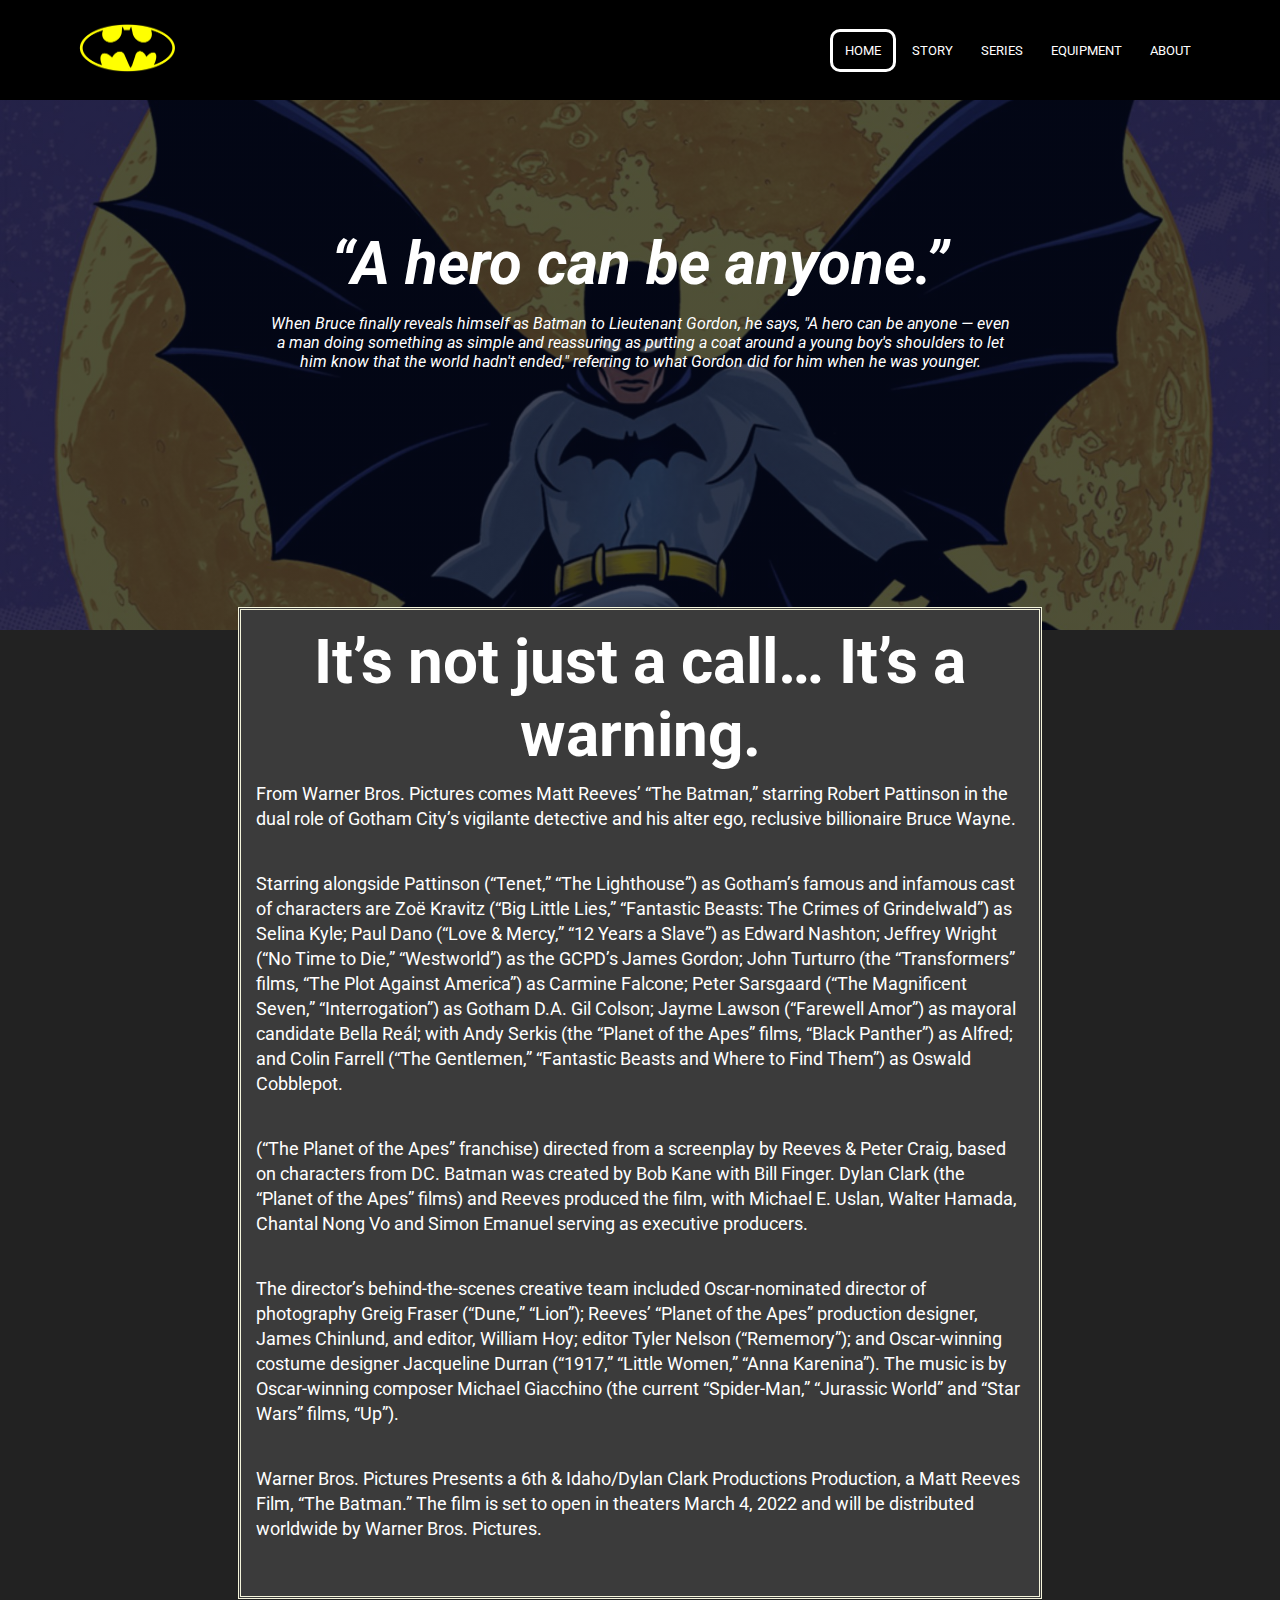
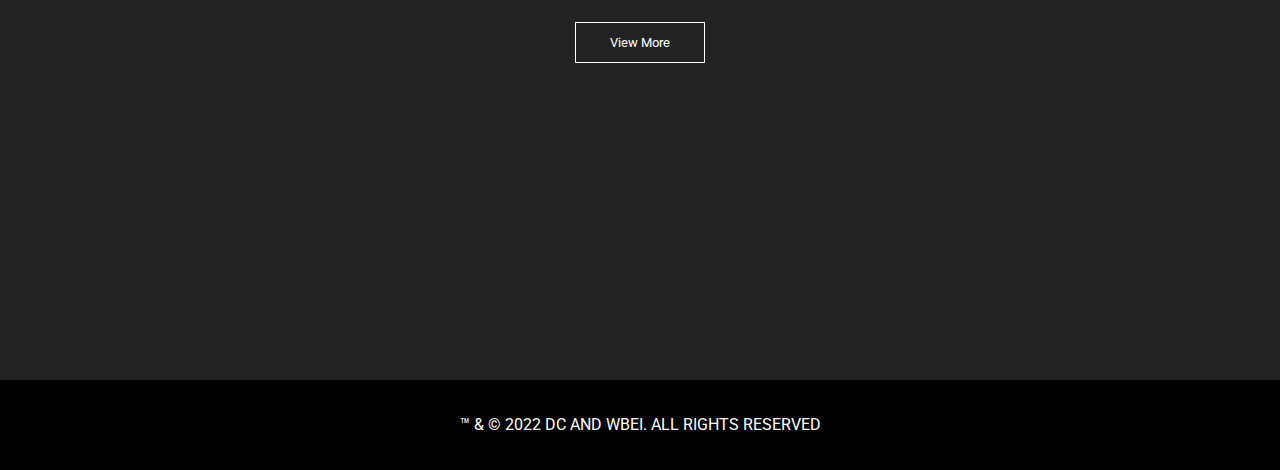
<file: index.html>
<!DOCTYPE html>
<html lang="en">

<head>
    <title>Batman</title>
    <meta charset="utf-8" />
    <meta http-equiv="X-UA-Compatible" content="IE=edge" />
    <meta name="viewport" content="width=device-width, initial-scale=1" />

    <!-- Decoration -->
    <link rel="stylesheet" href="./css/index.css" />
    <link rel="stylesheet" href="./css/global.css" />
    <!-- Action -->
    <script src="./scripts/script.js" defer></script>
    <script src="./scripts/indexJS.js" defer></script>
    <!-- Font -->
    <link rel="preconnect" href="https://fonts.googleapis.com">
    <link rel="preconnect" href="https://fonts.gstatic.com" crossorigin>
    <link href="https://fonts.googleapis.com/css2?family=Roboto&display=swap" rel="stylesheet">
</head>

<body>
    <!-- Header -->
    <header class="header">
        <nav class="navbar_container">
            <a href="index.html" class="logo">
                <img src="./assets/logo.png" alt="Batman">
            </a>
            <div class="navbar_toggle">
                <ul class="navbar_menu">
                    <li id="index">
                        <a class="navbar_item">HOME</a>
                    </li>
                    <li id="story">
                        <a class="navbar_item">STORY</a>
                    </li>
                    <li id="series">
                        <a class="navbar_item">SERIES</a>
                    </li>
                    <li id="equipment">
                        <a class="navbar_item">EQUIPMENT</a>
                    </li>
                    <li id="about">
                        <a class="navbar_item">ABOUT</a>
                    </li>
                </ul>
            </div>
        </nav>

        <section class="header_paragraph">
            <h1 class="h_title">“A hero can be anyone.”</h1>
            <p>
                When Bruce finally reveals himself as Batman to Lieutenant Gordon, he says, "A hero can be anyone — even
                <br>a man doing something as simple and reassuring as putting a coat around a young boy's shoulders to
                let
                <br>him know that the world hadn't ended," referring to what Gordon did for him when he was younger.
            </p>
        </section>
    </header>

    <!-- Content -->
    <div class="main">
        <section class="text-box">
            <h1 class="h_title"> It’s not just a call… It’s a warning. </h1>
            <p>
                From Warner Bros. Pictures comes Matt Reeves’ “The Batman,” starring Robert Pattinson in the dual role
                of Gotham City’s vigilante detective and his alter ego, reclusive billionaire Bruce Wayne.
            </p>
            <p>
                Starring alongside Pattinson (“Tenet,” “The Lighthouse”) as Gotham’s famous and infamous cast of
                characters are Zoë Kravitz (“Big Little Lies,” “Fantastic Beasts: The Crimes of Grindelwald”) as Selina
                Kyle; Paul Dano (“Love & Mercy,” “12 Years a Slave”) as Edward Nashton; Jeffrey Wright (“No Time to
                Die,” “Westworld”) as the GCPD’s James Gordon; John Turturro (the “Transformers” films, “The Plot
                Against America”) as Carmine Falcone; Peter Sarsgaard (“The Magnificent Seven,” “Interrogation”) as
                Gotham D.A. Gil Colson; Jayme Lawson (“Farewell Amor”) as mayoral candidate Bella Reál; with Andy Serkis
                (the “Planet of the Apes” films, “Black Panther”) as Alfred; and Colin Farrell (“The Gentlemen,”
                “Fantastic Beasts and Where to Find Them”) as Oswald Cobblepot.
            </p>
            <p>
                (“The Planet of the Apes” franchise) directed from a screenplay by Reeves & Peter Craig, based on
                characters from DC. Batman was created by Bob Kane with Bill Finger. Dylan Clark (the “Planet of the
                Apes” films) and Reeves produced the film, with Michael E. Uslan, Walter Hamada, Chantal Nong Vo and
                Simon Emanuel serving as executive producers.
            </p>
            <p>
                The director’s behind-the-scenes creative team included Oscar-nominated director of photography Greig
                Fraser (“Dune,” “Lion”); Reeves’ “Planet of the Apes” production designer, James Chinlund, and editor,
                William Hoy; editor Tyler Nelson (“Rememory”); and Oscar-winning costume designer Jacqueline Durran
                (“1917,” “Little Women,” “Anna Karenina”). The music is by Oscar-winning composer Michael Giacchino (the
                current “Spider-Man,” “Jurassic World” and “Star Wars” films, “Up”).
            </p>
            <p>
                Warner Bros. Pictures Presents a 6th & Idaho/Dylan Clark Productions Production, a Matt Reeves Film,
                “The Batman.” The film is set to open in theaters March 4, 2022 and will be distributed worldwide by
                Warner Bros. Pictures.
            </p>
        </section>
        <button id="main-btn" onclick="main_btn_function()">
            View More
        </button>
    </div>


    <!-- Footer -->
    <footer class="footer">
        <article class="foot-ariticle">
            <p class="foot-copyright">
                ™ & © 2022 DC AND WBEI. ALL RIGHTS RESERVED
            </p>
        </article>
    </footer>

    <!-- include the Glitch button to show what the webpage is about and
          to make it easier for folks to view source and remix -->
    <div class="glitchButton" style="position:fixed;top:20px;right:20px;"></div>
    <script src="https://button.glitch.me/button.js"></script>
</body>

</html>
</file>
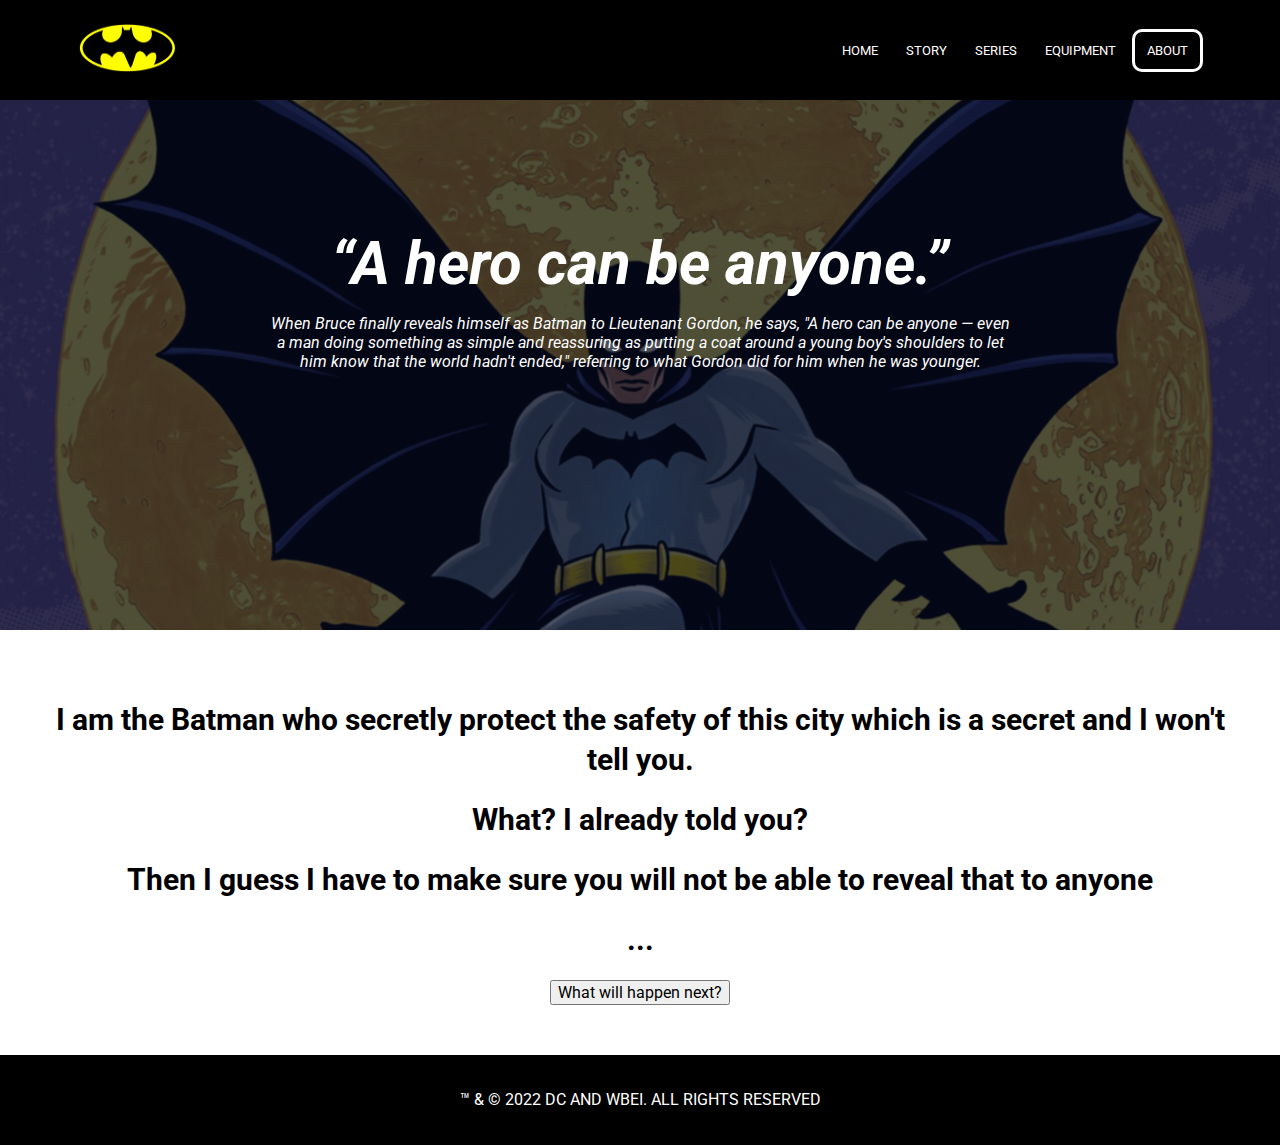
<file: about.html>
<!DOCTYPE html>
<html lang="en">

<head>
    <meta charset="UTF-8">
    <meta http-equiv="X-UA-Compatible" content="IE=edge">
    <meta name="viewport" content="width=device-width, initial-scale=1.0">
    <title>About us</title>

    <!-- Decoration -->
    <link rel="stylesheet" href="./css/about.css" />
    <link rel="stylesheet" href="./css/global.css" />
    <!-- Action -->
    <script src="./scripts/aboutJS.js" defer></script>
    <script src="./scripts/script.js" defer></script>
    <!-- Font -->
    <link rel="preconnect" href="https://fonts.googleapis.com">
    <link rel="preconnect" href="https://fonts.gstatic.com" crossorigin>
    <link href="https://fonts.googleapis.com/css2?family=Roboto&display=swap" rel="stylesheet">
</head>

<body>
    <header class="header">
        <nav class="navbar_container">
            <a href="index.html" class="logo">
                <img src="./assets/logo.png" alt="Batman">
            </a>
            <div class="navbar_toggle">
                <ul class="navbar_menu">
                    <li id="index">
                        <a class="navbar_item">HOME</a>
                    </li>
                    <li id="story">
                        <a class="navbar_item">STORY</a>
                    </li>
                    <li id="series">
                        <a class="navbar_item">SERIES</a>
                    </li>
                    <li id="equipment">
                        <a class="navbar_item">EQUIPMENT</a>
                    </li>
                    <li id="about">
                        <a class="navbar_item">ABOUT</a>
                    </li>
                </ul>
            </div>
        </nav>

        <section class="header_paragraph">
            <h1>“A hero can be anyone.”</h1>
            <p>
                When Bruce finally reveals himself as Batman to Lieutenant Gordon, he says, "A hero can be anyone — even
                <br>a man doing something as simple and reassuring as putting a coat around a young boy's shoulders to
                let
                <br>him know that the world hadn't ended," referring to what Gordon did for him when he was younger.
            </p>
        </section>
    </header>

    <!-- Content -->

    <div class="main_section">
        <h3>
            I am the Batman who secretly protect the safety of this city which is a secret and I won't tell you.
        </h3>
        <h3>
            What? I already told you?
        </h3>
        <h3>
            Then I guess I have to make sure you will not be able to reveal that to anyone
        </h3>
        <h3>
            ...
        </h3>
        <button class="dont_click">What will happen next?</button>
    </div>

    <!-- Footer -->
    <footer class="footer">
        <article class="foot-ariticle">
            <p class="foot-copyright">
                ™ & © 2022 DC AND WBEI. ALL RIGHTS RESERVED
            </p>
        </article>
    </footer>

    <!-- include the Glitch button to show what the webpage is about and
          to make it easier for folks to view source and remix -->
    <div class="glitchButton" style="position:fixed;top:20px;right:20px;"></div>
    <script src="https://button.glitch.me/button.js"></script>
</body>

</html>
</file>
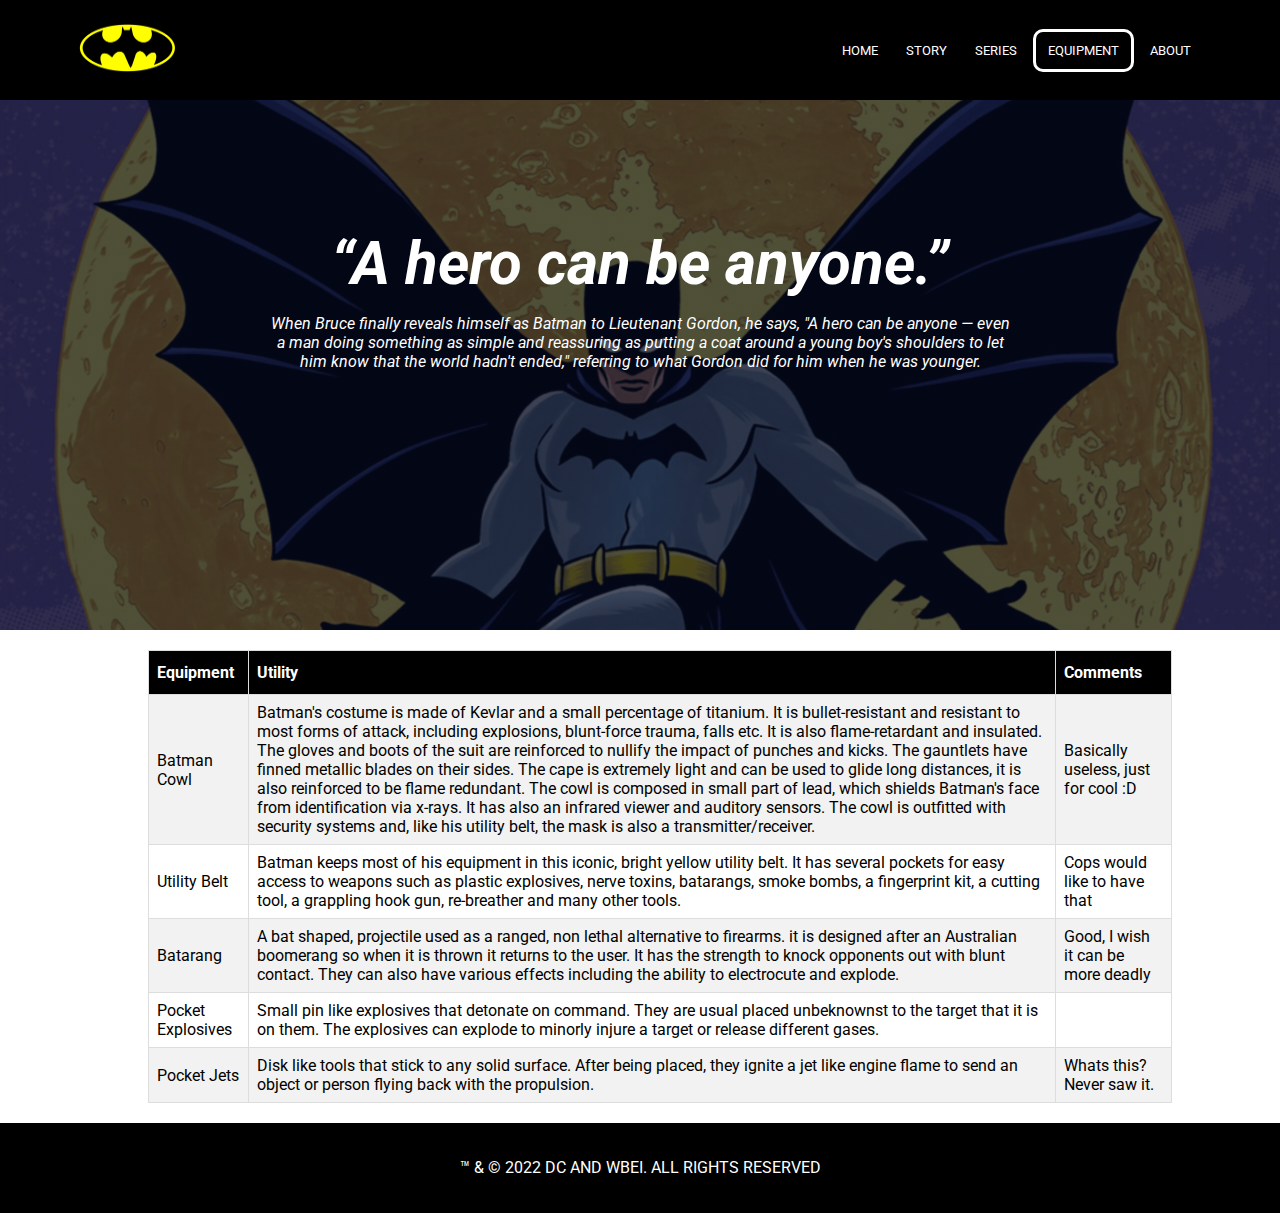
<file: equipment.html>
<!DOCTYPE html>
<html lang="en">

<head>
    <meta charset="UTF-8">
    <meta http-equiv="X-UA-Compatible" content="IE=edge">
    <meta name="viewport" content="width=device-width, initial-scale=1.0">
    <title>Bat Equipment</title>

    <!-- Decoration -->
    <link rel="stylesheet" href="./css/equipment.css" />
    <link rel="stylesheet" href="./css/global.css" />
    <!-- Action -->
    <!-- <script src="./scripts/equipmentJS.js" defer></script> -->
    <script src="./scripts/script.js" defer></script>
    <!-- Font -->
    <link rel="preconnect" href="https://fonts.googleapis.com">
    <link rel="preconnect" href="https://fonts.gstatic.com" crossorigin>
    <link href="https://fonts.googleapis.com/css2?family=Roboto&display=swap" rel="stylesheet">
</head>

<body>
    <header class="header">
        <nav class="navbar_container">
            <a href="index.html" class="logo">
                <img src="./assets/logo.png" alt="Batman">
            </a>
            <div class="navbar_toggle">
                <ul class="navbar_menu">
                    <li id="index">
                        <a class="navbar_item">HOME</a>
                    </li>
                    <li id="story">
                        <a class="navbar_item">STORY</a>
                    </li>
                    <li id="series">
                        <a class="navbar_item">SERIES</a>
                    </li>
                    <li id="equipment">
                        <a class="navbar_item">EQUIPMENT</a>
                    </li>
                    <li id="about">
                        <a class="navbar_item">ABOUT</a>
                    </li>
                </ul>
            </div>
        </nav>
        <section class="header_paragraph">
            <h1>“A hero can be anyone.”</h1>
            <p>
                When Bruce finally reveals himself as Batman to Lieutenant Gordon, he says, "A hero can be anyone — even
                <br>a man doing something as simple and reassuring as putting a coat around a young boy's shoulders to
                let
                <br>him know that the world hadn't ended," referring to what Gordon did for him when he was younger.
            </p>
        </section>
    </header>

    <!-- Content -->

    <div class="main_section">
        <table id="equ_table">
            <tr>
                <th>Equipment</th>
                <th>Utility</th>
                <th>Comments</th>
            </tr>
            <tr>
                <td>Batman Cowl</td>
                <td>Batman's costume is made of Kevlar and a small percentage of titanium. It is bullet-resistant and
                    resistant to most forms of attack, including explosions, blunt-force trauma, falls etc. It is also
                    flame-retardant and insulated. The gloves and boots of the suit are reinforced to nullify the impact
                    of punches and kicks. The gauntlets have finned metallic blades on their sides. The cape is
                    extremely light and can be used to glide long distances, it is also reinforced to be flame
                    redundant. The cowl is composed in small part of lead, which shields Batman's face from
                    identification via x-rays. It has also an infrared viewer and auditory sensors. The cowl is
                    outfitted with security systems and, like his utility belt, the mask is also a transmitter/receiver.
                </td>
                <td>Basically useless, just for cool :D</td>
            </tr>
            <tr>
                <td>Utility Belt</td>
                <td>Batman keeps most of his equipment in this iconic, bright yellow utility belt. It has several
                    pockets for easy access to weapons such as plastic explosives, nerve toxins, batarangs, smoke bombs,
                    a fingerprint kit, a cutting tool, a grappling hook gun, re-breather and many other tools.</td>
                <td>Cops would like to have that</td>
            </tr>
            <tr>
                <td>Batarang</td>
                <td> A bat shaped, projectile used as a ranged, non lethal alternative to firearms. it is designed after
                    an Australian boomerang so when it is thrown it returns to the user. It has the strength to knock
                    opponents out with blunt contact. They can also have various effects including the ability to
                    electrocute and explode.</td>
                <td>Good, I wish it can be more deadly</td>
            </tr>
            <tr>
                <td>Pocket Explosives</td>
                <td>Small pin like explosives that detonate on command. They are usual placed unbeknownst to the target
                    that it is on them. The explosives can explode to minorly injure a target or release different
                    gases.</td>
                <td></td>
            </tr>
            <tr>
                <td>Pocket Jets</td>
                <td>Disk like tools that stick to any solid surface. After being placed, they ignite a jet like engine
                    flame to send an object or person flying back with the propulsion.</td>
                <td>Whats this? Never saw it.</td>
            </tr>
        </table>

    </div>

    <!-- Footer -->
    <footer class="footer">
        <article class="foot-ariticle">
            <p class="foot-copyright">
                ™ & © 2022 DC AND WBEI. ALL RIGHTS RESERVED
            </p>
        </article>
    </footer>

    <!-- include the Glitch button to show what the webpage is about and
          to make it easier for folks to view source and remix -->
    <div class="glitchButton" style="position:fixed;top:20px;right:20px;"></div>
    <script src="https://button.glitch.me/button.js"></script>
</body>

</html>
</file>
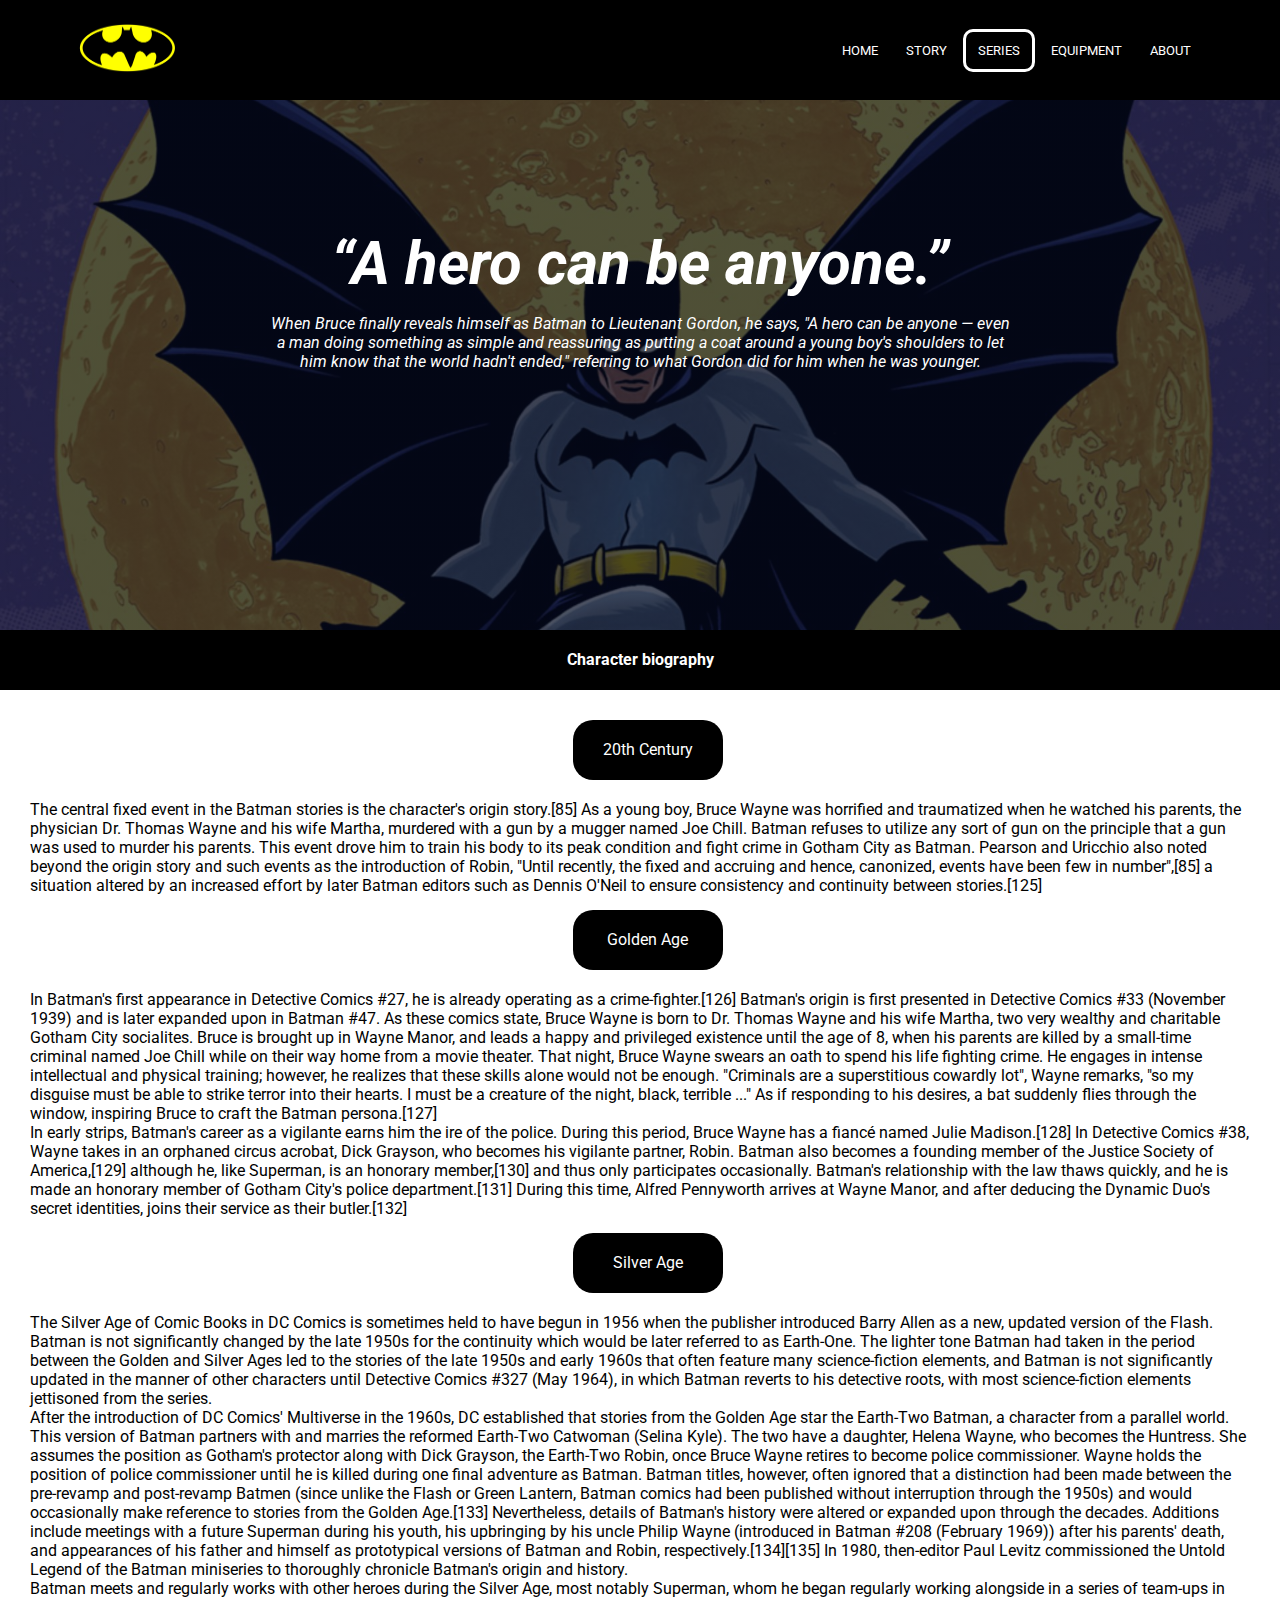
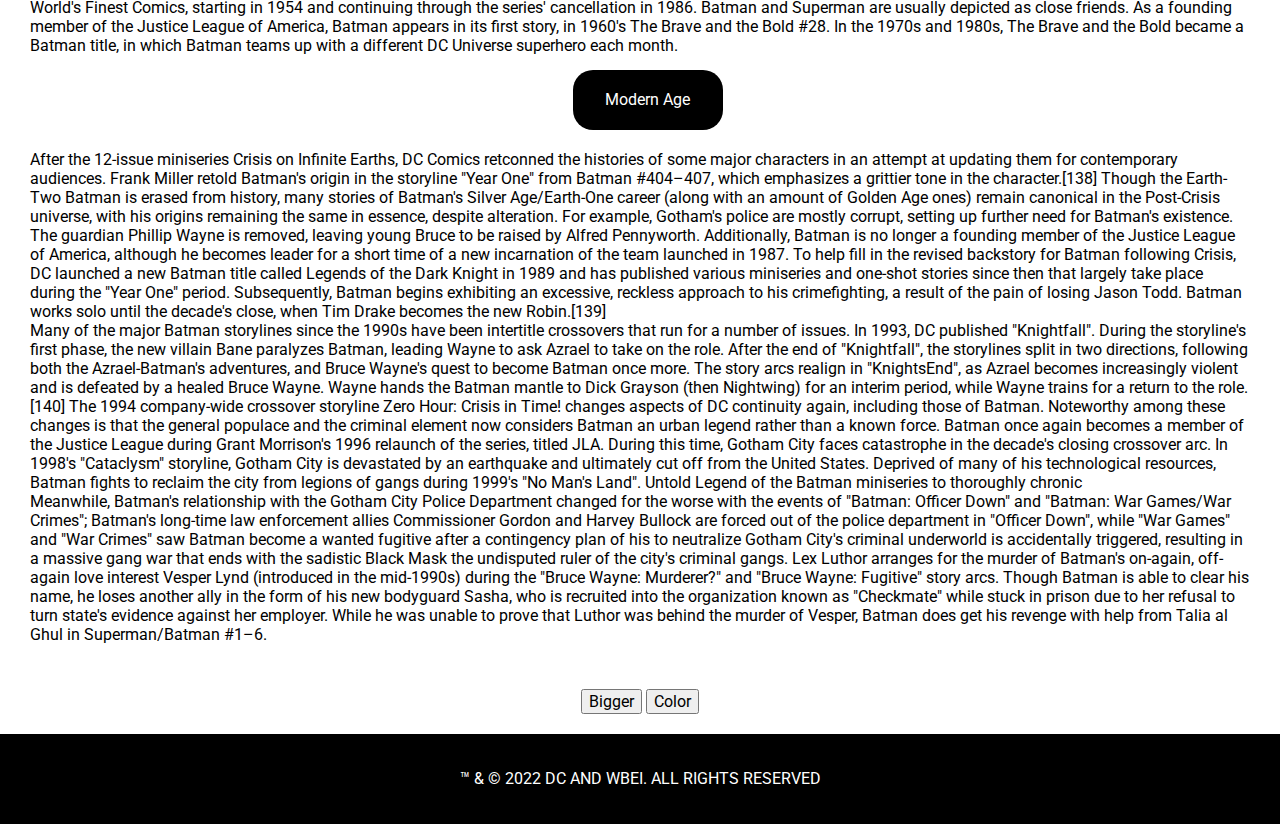
<file: series.html>
<!DOCTYPE html>
<html lang="en">

<head>
    <meta charset="UTF-8">
    <meta http-equiv="X-UA-Compatible" content="IE=edge">
    <meta name="viewport" content="width=device-width, initial-scale=1.0">
    <title>Document</title>

    <!-- Decoration -->
    <link rel="stylesheet" href="./css/series.css" />
    <link rel="stylesheet" href="./css/global.css" />
    <!-- Action -->
    <script src="./scripts/seriesJS.js" defer></script>
    <script src="./scripts/script.js" defer></script>
    <!-- Font -->
    <link rel="preconnect" href="https://fonts.googleapis.com">
    <link rel="preconnect" href="https://fonts.gstatic.com" crossorigin>
    <link href="https://fonts.googleapis.com/css2?family=Roboto&display=swap" rel="stylesheet">
</head>

<body>
    <header class="header">
        <nav class="navbar_container">
            <a href="index.html" class="logo">
                <img src="./assets/logo.png" alt="Batman">
            </a>
            <div class="navbar_toggle">
                <ul class="navbar_menu">
                    <li id="index">
                        <a class="navbar_item">HOME</a>
                    </li>
                    <li id="story">
                        <a class="navbar_item">STORY</a>
                    </li>
                    <li id="series">
                        <a class="navbar_item">SERIES</a>
                    </li>
                    <li id="equipment">
                        <a class="navbar_item">EQUIPMENT</a>
                    </li>
                    <li id="about">
                        <a class="navbar_item">ABOUT</a>
                    </li>
                </ul>
            </div>
        </nav>

        <section class="header_paragraph">
            <h1>“A hero can be anyone.”</h1>
            <p>
                When Bruce finally reveals himself as Batman to Lieutenant Gordon, he says, "A hero can be anyone — even
                <br>a man doing something as simple and reassuring as putting a coat around a young boy's shoulders to
                let
                <br>him know that the world hadn't ended," referring to what Gordon did for him when he was younger.
            </p>
        </section>
    </header>
    <div id="title">
        <h2>Character biography</h2>
    </div>

    <!-- Content -->
    <div class="main_section_series">
        <article class="main_section_article">
            <div class="subTitle">
                <span class="subTitle_text">20th Century</span>
            </div>
            <p>
                The central fixed event in the Batman stories is the character's origin story.[85] As a young boy, Bruce
                Wayne was horrified and traumatized when he watched his parents, the physician Dr. Thomas Wayne and his
                wife Martha, murdered with a gun by a mugger named Joe Chill. Batman refuses to utilize any sort of gun
                on the principle that a gun was used to murder his parents. This event drove him to train his body to
                its peak condition and fight crime in Gotham City as Batman. Pearson and Uricchio also noted beyond the
                origin story and such events as the introduction of Robin, "Until recently, the fixed and accruing and
                hence, canonized, events have been few in number",[85] a situation altered by an increased effort by
                later Batman editors such as Dennis O'Neil to ensure consistency and continuity between stories.[125]
            </p>
        </article>
        <article class="main_section_article">
            <div class="subTitle">
                <span class="subTitle_text">Golden Age</span>
            </div>
            <p>
                In Batman's first appearance in Detective Comics #27, he is already operating as a crime-fighter.[126]
                Batman's origin is first presented in Detective Comics #33 (November 1939) and is later expanded upon in
                Batman #47. As these comics state, Bruce Wayne is born to Dr. Thomas Wayne and his wife Martha, two very
                wealthy and charitable Gotham City socialites. Bruce is brought up in Wayne Manor, and leads a happy and
                privileged existence until the age of 8, when his parents are killed by a small-time criminal named Joe
                Chill while on their way home from a movie theater. That night, Bruce Wayne swears an oath to spend his
                life fighting crime. He engages in intense intellectual and physical training; however, he realizes that
                these skills alone would not be enough. "Criminals are a superstitious cowardly lot", Wayne remarks, "so
                my disguise must be able to strike terror into their hearts. I must be a creature of the night, black,
                terrible ..." As if responding to his desires, a bat suddenly flies through the window, inspiring Bruce
                to craft the Batman persona.[127]
            </p>
            <p>
                In early strips, Batman's career as a vigilante earns him the ire of the police. During this period,
                Bruce Wayne has a fiancé named Julie Madison.[128] In Detective Comics #38, Wayne takes in an orphaned
                circus acrobat, Dick Grayson, who becomes his vigilante partner, Robin. Batman also becomes a founding
                member of the Justice Society of America,[129] although he, like Superman, is an honorary member,[130]
                and thus only participates occasionally. Batman's relationship with the law thaws quickly, and he is
                made an honorary member of Gotham City's police department.[131] During this time, Alfred Pennyworth
                arrives at Wayne Manor, and after deducing the Dynamic Duo's secret identities, joins their service as
                their butler.[132]
            </p>
        </article>
        <article class="main_section_article">
            <div class="subTitle">
                <span class="subTitle_text">Silver Age</span>
            </div>
            <p>
                The Silver Age of Comic Books in DC Comics is sometimes held to have begun in 1956 when the publisher
                introduced Barry Allen as a new, updated version of the Flash. Batman is not significantly changed by
                the late 1950s for the continuity which would be later referred to as Earth-One. The lighter tone Batman
                had taken in the period between the Golden and Silver Ages led to the stories of the late 1950s and
                early 1960s that often feature many science-fiction elements, and Batman is not significantly updated in
                the manner of other characters until Detective Comics #327 (May 1964), in which Batman reverts to his
                detective roots, with most science-fiction elements jettisoned from the series.
            </p>
            <p>
                After the introduction of DC Comics' Multiverse in the 1960s, DC established that stories from the
                Golden Age star the Earth-Two Batman, a character from a parallel world. This version of Batman partners
                with and marries the reformed Earth-Two Catwoman (Selina Kyle). The two have a daughter, Helena Wayne,
                who becomes the Huntress. She assumes the position as Gotham's protector along with Dick Grayson, the
                Earth-Two Robin, once Bruce Wayne retires to become police commissioner. Wayne holds the position of
                police commissioner until he is killed during one final adventure as Batman. Batman titles, however,
                often ignored that a distinction had been made between the pre-revamp and post-revamp Batmen (since
                unlike the Flash or Green Lantern, Batman comics had been published without interruption through the
                1950s) and would occasionally make reference to stories from the Golden Age.[133] Nevertheless, details
                of Batman's history were altered or expanded upon through the decades. Additions include meetings with a
                future Superman during his youth, his upbringing by his uncle Philip Wayne (introduced in Batman #208
                (February 1969)) after his parents' death, and appearances of his father and himself as prototypical
                versions of Batman and Robin, respectively.[134][135] In 1980, then-editor Paul Levitz commissioned the
                Untold Legend of the Batman miniseries to thoroughly chronicle Batman's origin and history.
            </p>
            <p>
                Batman meets and regularly works with other heroes during the Silver Age, most notably Superman, whom he
                began regularly working alongside in a series of team-ups in World's Finest Comics, starting in 1954 and
                continuing through the series' cancellation in 1986. Batman and Superman are usually depicted as close
                friends. As a founding member of the Justice League of America, Batman appears in its first story, in
                1960's The Brave and the Bold #28. In the 1970s and 1980s, The Brave and the Bold became a Batman title,
                in which Batman teams up with a different DC Universe superhero each month.
            </p>
        </article>
        <article class="main_section_article">
            <div class="subTitle">
                <span class="subTitle_text">Modern Age</span>
            </div>
            <p>
                After the 12-issue miniseries Crisis on Infinite Earths, DC Comics retconned the histories of some major
                characters in an attempt at updating them for contemporary audiences. Frank Miller retold Batman's
                origin in the storyline "Year One" from Batman #404–407, which emphasizes a grittier tone in the
                character.[138] Though the Earth-Two Batman is erased from history, many stories of Batman's Silver
                Age/Earth-One career (along with an amount of Golden Age ones) remain canonical in the Post-Crisis
                universe, with his origins remaining the same in essence, despite alteration. For example, Gotham's
                police are mostly corrupt, setting up further need for Batman's existence. The guardian Phillip Wayne is
                removed, leaving young Bruce to be raised by Alfred Pennyworth. Additionally, Batman is no longer a
                founding member of the Justice League of America, although he becomes leader for a short time of a new
                incarnation of the team launched in 1987. To help fill in the revised backstory for Batman following
                Crisis, DC launched a new Batman title called Legends of the Dark Knight in 1989 and has published
                various miniseries and one-shot stories since then that largely take place during the "Year One" period.

                Subsequently, Batman begins exhibiting an excessive, reckless approach to his crimefighting, a result of
                the pain of losing Jason Todd. Batman works solo until the decade's close, when Tim Drake becomes the
                new Robin.[139]
            </p>
            <p>
                Many of the major Batman storylines since the 1990s have been intertitle crossovers that run for a
                number of issues. In 1993, DC published "Knightfall". During the storyline's first phase, the new
                villain Bane paralyzes Batman, leading Wayne to ask Azrael to take on the role. After the end of
                "Knightfall", the storylines split in two directions, following both the Azrael-Batman's adventures, and
                Bruce Wayne's quest to become Batman once more. The story arcs realign in "KnightsEnd", as Azrael
                becomes increasingly violent and is defeated by a healed Bruce Wayne. Wayne hands the Batman mantle to
                Dick Grayson (then Nightwing) for an interim period, while Wayne trains for a return to the role.[140]

                The 1994 company-wide crossover storyline Zero Hour: Crisis in Time! changes aspects of DC continuity
                again, including those of Batman. Noteworthy among these changes is that the general populace and the
                criminal element now considers Batman an urban legend rather than a known force.

                Batman once again becomes a member of the Justice League during Grant Morrison's 1996 relaunch of the
                series, titled JLA. During this time, Gotham City faces catastrophe in the decade's closing crossover
                arc. In 1998's "Cataclysm" storyline, Gotham City is devastated by an earthquake and ultimately cut off
                from the United States. Deprived of many of his technological resources, Batman fights to reclaim the
                city from legions of gangs during 1999's "No Man's Land".
                Untold Legend of the Batman miniseries to thoroughly chronic
            </p>
            <p>
                Meanwhile, Batman's relationship with the Gotham City Police Department changed for the worse with the
                events of "Batman: Officer Down" and "Batman: War Games/War Crimes"; Batman's long-time law enforcement
                allies Commissioner Gordon and Harvey Bullock are forced out of the police department in "Officer Down",
                while "War Games" and "War Crimes" saw Batman become a wanted fugitive after a contingency plan of his
                to neutralize Gotham City's criminal underworld is accidentally triggered, resulting in a massive gang
                war that ends with the sadistic Black Mask the undisputed ruler of the city's criminal gangs. Lex Luthor
                arranges for the murder of Batman's on-again, off-again love interest Vesper Lynd (introduced in the
                mid-1990s) during the "Bruce Wayne: Murderer?" and "Bruce Wayne: Fugitive" story arcs. Though Batman is
                able to clear his name, he loses another ally in the form of his new bodyguard Sasha, who is recruited
                into the organization known as "Checkmate" while stuck in prison due to her refusal to turn state's
                evidence against her employer. While he was unable to prove that Luthor was behind the murder of Vesper,
                Batman does get his revenge with help from Talia al Ghul in Superman/Batman #1–6.
            </p>
        </article>
    </div>

    <div class="button_group">
        <button id="button_1">
            Bigger
        </button>

        <button id="button_2">
            Color
        </button>
    </div>


    <!-- Footer -->
    <footer class="footer">
        <article class="foot-ariticle">
            <p class="foot-copyright">
                ™ & © 2022 DC AND WBEI. ALL RIGHTS RESERVED
            </p>
        </article>
    </footer>

    <!-- include the Glitch button to show what the webpage is about and
          to make it easier for folks to view source and remix -->
    <div class="glitchButton" style="position:fixed;top:20px;right:20px;"></div>
    <script src="https://button.glitch.me/button.js"></script>
</body>

</html>
</file>
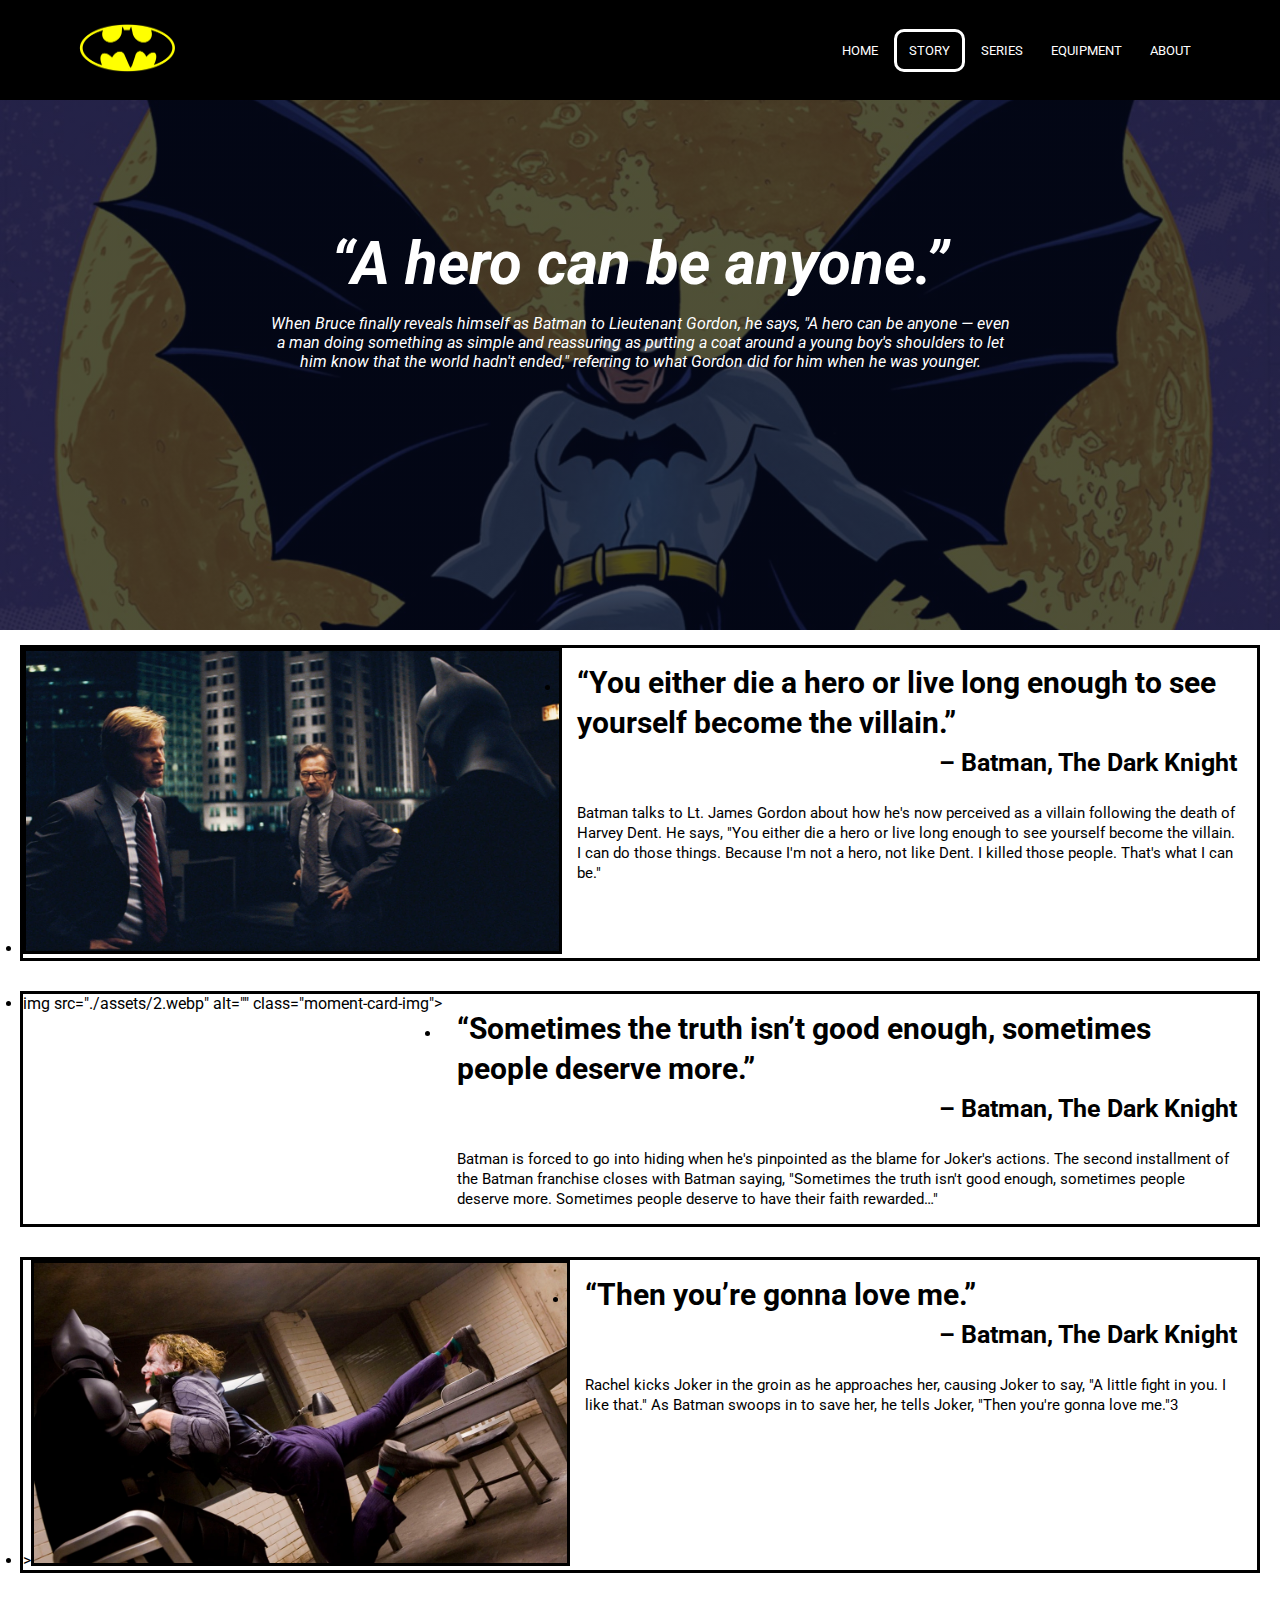
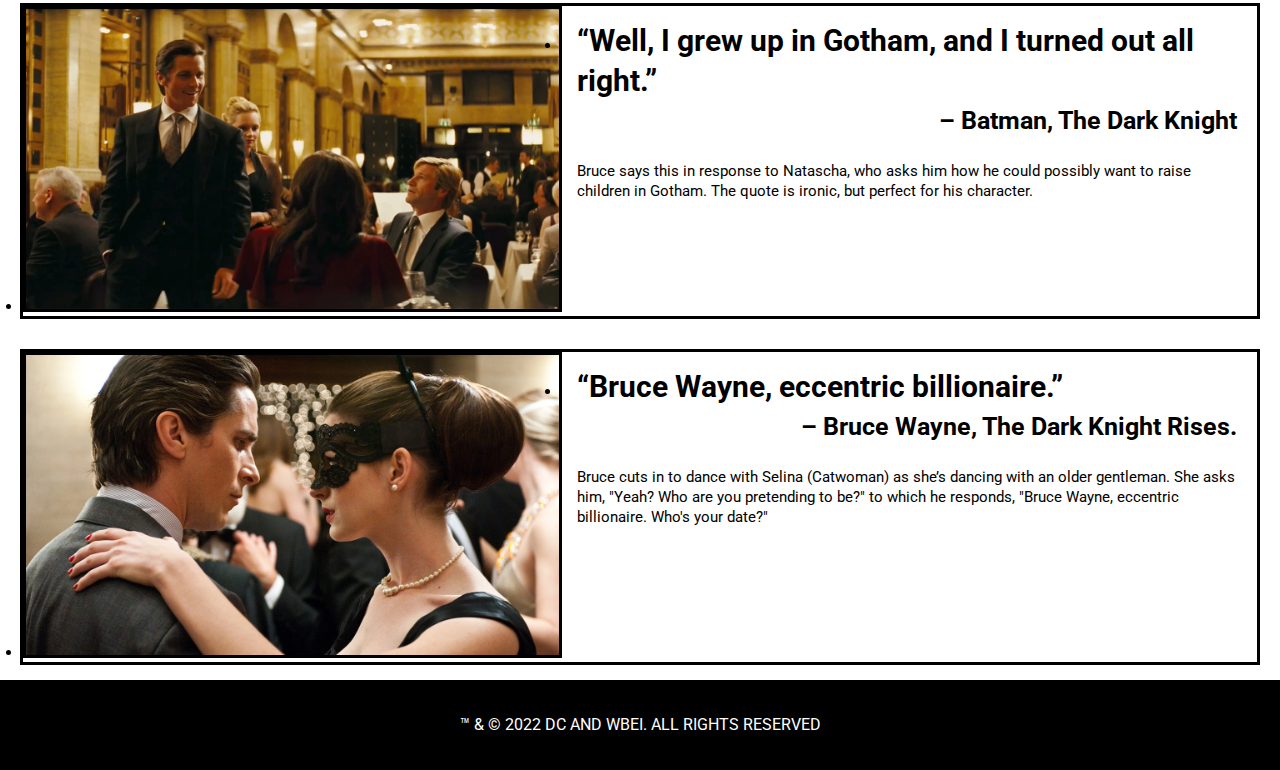
<file: story.html>
<!DOCTYPE html>
<html lang="en">

<head>
    <meta charset="UTF-8">
    <meta http-equiv="X-UA-Compatible" content="IE=edge">
    <meta name="viewport" content="width=device-width, initial-scale=1.0">
    <title>STORY of Batman</title>

    <!-- Decoration -->
    <link rel="stylesheet" href="./css/story.css" />
    <link rel="stylesheet" href="./css/global.css" />
    <!-- Action -->
    <!-- <script src="./scripts/storyJS.js" defer></script> -->
    <script src="./scripts/script.js" defer></script>
    <!-- Font -->
    <link rel="preconnect" href="https://fonts.googleapis.com">
    <link rel="preconnect" href="https://fonts.gstatic.com" crossorigin>
    <link href="https://fonts.googleapis.com/css2?family=Roboto&display=swap" rel="stylesheet">
</head>

<body>
    <!-- Header -->
    <header class="header">
        <nav class="navbar_container">
            <a href="index.html" class="logo">
                <img src="./assets/logo.png" alt="Batman">
            </a>
            <div class="navbar_toggle">
                <ul class="navbar_menu">
                    <li id="index">
                        <a class="navbar_item">HOME</a>
                    </li>
                    <li id="story">
                        <a class="navbar_item">STORY</a>
                    </li>
                    <li id="series">
                        <a class="navbar_item">SERIES</a>
                    </li>
                    <li id="equipment">
                        <a class="navbar_item">EQUIPMENT</a>
                    </li>
                    <li id="about">
                        <a class="navbar_item">ABOUT</a>
                    </li>
                </ul>
            </div>
        </nav>

        <section class="header_paragraph">
            <h1>“A hero can be anyone.”</h1>
            <p>
                When Bruce finally reveals himself as Batman to Lieutenant Gordon, he says, "A hero can be anyone — even
                <br>a man doing something as simple and reassuring as putting a coat around a young boy's shoulders to
                let
                <br>him know that the world hadn't ended," referring to what Gordon did for him when he was younger.
            </p>
        </section>
    </header>

    <!-- Content -->
    <div>
        <div class="main_section">
            <ul class="moment-card">
                <li><img src="./assets/1.webp" alt="" class="moment-card-img"></li>
                <li>
                    <section>
                        <h2>
                            “You either die a hero or live long enough to see yourself become the villain.”
                        </h2>
                        <h3>
                            – Batman, The Dark Knight
                        </h3>
                        <p>
                            Batman talks to Lt. James Gordon about how he's now perceived as a villain following the
                            death of
                            Harvey
                            Dent. He says, "You either die a hero or live long enough to see yourself become the
                            villain. I can
                            do
                            those things. Because I'm not a hero, not like Dent. I killed those people. That's what I
                            can be."
                        </p>
                    </section>
                </li>
            </ul>
            <ul class="moment-card">
                <li>img src="./assets/2.webp" alt="" class="moment-card-img"></li>
                <li>
                    <section>
                        <h2>
                            “Sometimes the truth isn’t good enough, sometimes people deserve more.”
                        </h2>
                        <h3>
                            – Batman, The Dark Knight
                        </h3>
                        <p>
                            Batman is forced to go into hiding when he's pinpointed as the blame for Joker's actions.
                            The
                            second installment of the Batman franchise closes with Batman saying, "Sometimes the truth
                            isn't
                            good enough, sometimes people deserve more. Sometimes people deserve to have their faith
                            rewarded…"
                        </p>
                    </section>
                </li>
            </ul>
            <ul class="moment-card">
                <li>><img src="./assets/3.webp" alt="" class="moment-card-img"></li>
                <li>
                    <section>
                        <h2>
                            “Then you’re gonna love me.”
                        </h2>
                        <h3>
                            – Batman, The Dark Knight
                        </h3>
                        <p>
                            Rachel kicks Joker in the groin as he approaches her, causing Joker to say, "A little fight
                            in
                            you. I like that." As Batman swoops in to save her, he tells Joker, "Then you're gonna love
                            me."3
                        </p>
                    </section>
                </li>
            </ul>
            <ul class="moment-card">
                <li><img src="./assets/4.webp" alt="" class="moment-card-img"></li>
                <li>
                    <section>
                        <h2>
                            “Well, I grew up in Gotham, and I turned out all right.”
                        </h2>
                        <h3>
                            – Batman, The Dark Knight
                        </h3>
                        <p>
                            Bruce says this in response to Natascha, who asks him how he could possibly want to raise
                            children in Gotham. The quote is ironic, but perfect for his character.
                        </p>
                    </section>
                </li>
            </ul>
            <ul class="moment-card">
                <li><img src="./assets/5.webp" alt="" class="moment-card-img"></li>
                <li>
                    <section>
                        <h2>
                            “Bruce Wayne, eccentric billionaire.”
                        </h2>
                        <h3>
                            – Bruce Wayne, The Dark Knight Rises.
                        </h3>
                        <p>
                            Bruce cuts in to dance with Selina (Catwoman) as she’s dancing with an older gentleman. She
                            asks
                            him, "Yeah? Who are you pretending to be?" to which he responds, "Bruce Wayne, eccentric
                            billionaire. Who's your date?"
                        </p>
                    </section>
                </li>
            </ul>
        </div>
    </div>


    <!-- Footer -->
    <footer class="footer">
        <article class="foot-ariticle">
            <p class="foot-copyright">
                ™ & © 2022 DC AND WBEI. ALL RIGHTS RESERVED
            </p>
        </article>
    </footer>

    <!-- include the Glitch button to show what the webpage is about and
          to make it easier for folks to view source and remix -->
    <div class="glitchButton" style="position:fixed;top:20px;right:20px;"></div>
    <script src="https://button.glitch.me/button.js"></script>
</body>

</html>
</file>
<file: css/index.css>
/* Main */

.main {
    height: 150vh;
    width: 100%;
    background-color: #222222;
    text-align: center;
}

.text-box {
    width: 60%;
    color: #fff;
    position: relative;
    top: 35%;
    left: 50%;
    transform: translate(-50%, -50%);
    text-align: center;
    border: double beige;
    padding: 15px;
    background-color: rgb(59, 59, 59);
}

.text-box h1 {
    font-size: 62px;
}

.text-box p {
    margin: 10px 0 40px;
    font-size: 18px;
    color: #fff;
    line-height: 25px;
    text-align: left;
}

.main button {
    display: inline-block;
    text-decoration: none;
    color: #fff;
    border: 1px solid #fff;
    padding: 12px 34px;
    font-size: 13px;
    background: transparent;
    position: relative;
    cursor: pointer;
}
</file>
<file: css/global.css>
/* CSS files add styling rules to your content */
* {
    font-family: 'Roboto', sans-serif;
    margin: 0 0 0 0;
    font-size: 1em;
}

header {
    display: grid;
    grid-template-rows: 100px auto;
    height: 70vh;
    width: 100%;
}

nav {
    /* height: 50px; */
    background: #000000;
    color: white;
    display: flex;
    padding: 2% 6%;
    justify-content: space-between;
    align-items: center;
}

nav img {
    width: 100px;
    height: 50px;
}

.navbar_toggle {
    flex: 1;
    text-align: right;
}

.navbar_toggle ul li {
    list-style: none;
    display: inline-block;
    padding: 8px 12px;
    position: relative;
}

.navbar_toggle ul li a {
    color: #fff;
    text-decoration: none;
    font-size: 13px;
}

.navbar_toggle ul li::after {
    content: '';
    width: 0%;
    height: 2px;
    background: #fff;
    display: block;
    margin: auto;
    transition: 0.5s;
}

.navbar_toggle ul li:hover::after {
    width: 100%;
}

.header_paragraph {
    height: auto;
    width: 100%;
    background-image: linear-gradient(rgba(4, 9, 30, 0.7), rgba(4, 9, 30, 0.7)),
        url(../assets/batman_background_header.jpg);
    background-position: center;
    background-size: cover;
    position: relative;
    text-align: center;
}

.header_paragraph h1 {
    color: #fff;
    margin-top: 10%;
    font-size: 60px;
    font-style: italic;
}

.header_paragraph p {
    color: #fff;
    margin-top: 15px;
    font-style: italic;
}

/* Footer */

footer {
    height: 10vh;
    line-height: 10vh;
    width: 100%;
    color: #fff;
    background-color: #000000;
    text-align: center;
    justify-content: center;
}

.foot-article {
    font: bold;
    font-size: 20px;
}
</file>
<file: css/about.css>
.main_section {
    height: auto;
    width: auto;
    text-align: center;
    justify-content: center;
    padding: 50px;
}

.main_section h3 {
    font-size: 30px;
    line-height: 40px;
    margin: 20px 0 20px 0;
}
</file>
<file: css/equipment.css>
/* Content */

.main_section {
    height: auto;
    width: 100%;
    display: grid;
    align-items: center;
    justify-content: center;
    padding: 20px;
}

#equ_table {
    border-collapse: collapse;
    width: 80vw;
}

#equ_table td,
#equ_table th {
    border: 1px solid #ddd;
    padding: 8px;
}

#equ_table tr:nth-child(even) {
    background-color: #f2f2f2;
}

#equ_table tr:hover {
    background-color: #ddd;
}

#equ_table th {
    padding-top: 12px;
    padding-bottom: 12px;
    text-align: left;
    background-color: #000000;
    color: white;
}
</file>
<file: css/series.css>
.main_section_series {
    /* height: 100vh; */
    padding: 30px;
}

#title {
    line-height: 60px;
    width: 100%;
    background-color: #000000;
    color: #fff;
    text-align: center;
}

.subTitle {
    line-height: 60px;
    width: 150px;
    background-color: #000000;
    position: relative;
    left: 44.5%;
    text-align: center;
    border-radius: 20px;
    margin-bottom: 20px;
}

.subTitle_text {
    color: #fff
}

.main_section article {
    margin-top: 30px;
}

.main_section p {
    line-height: 30px;
    margin-bottom: 10px;
}

.main_section_article {
    margin-bottom: 15px;
}

.button_group {
    margin-bottom: 20px;
    text-align: center;
}
</file>
<file: css/story.css>
.main_section {
    width: 100%;
    display: grid;
    grid-template-rows: auto auto auto auto auto;
    grid-template-columns: auto;
}

/* Moment Set */

.moment-card {
    /* height: 300px; */
    /* width: 90%; */
    padding: 0;
    display: grid;
    grid-template-columns: auto auto;
    margin: 15px 20px 15px 20px;
    border: #000000 solid;
}

.moment-card img {
    height: 300px;
    border: #000000 solid;
}

.moment-card section {
    margin-right: 5px;
    padding: 15px;
}

.moment-card section h2 {
    font-size: 30px;
    line-height: 40px;
    /* height: 300px; */
    /* justify-content: center; */
}

.moment-card section h3 {
    text-align: end;
    font-size: 25px;
    line-height: 40px;
    /* height: 300px; */
    /* justify-content: center; */
}

.moment-card section p {
    margin-top: 20px;
    font-size: 15px;
    line-height: 20px;
    /* height: 300px; */
    /* justify-content: center; */
}
</file>
